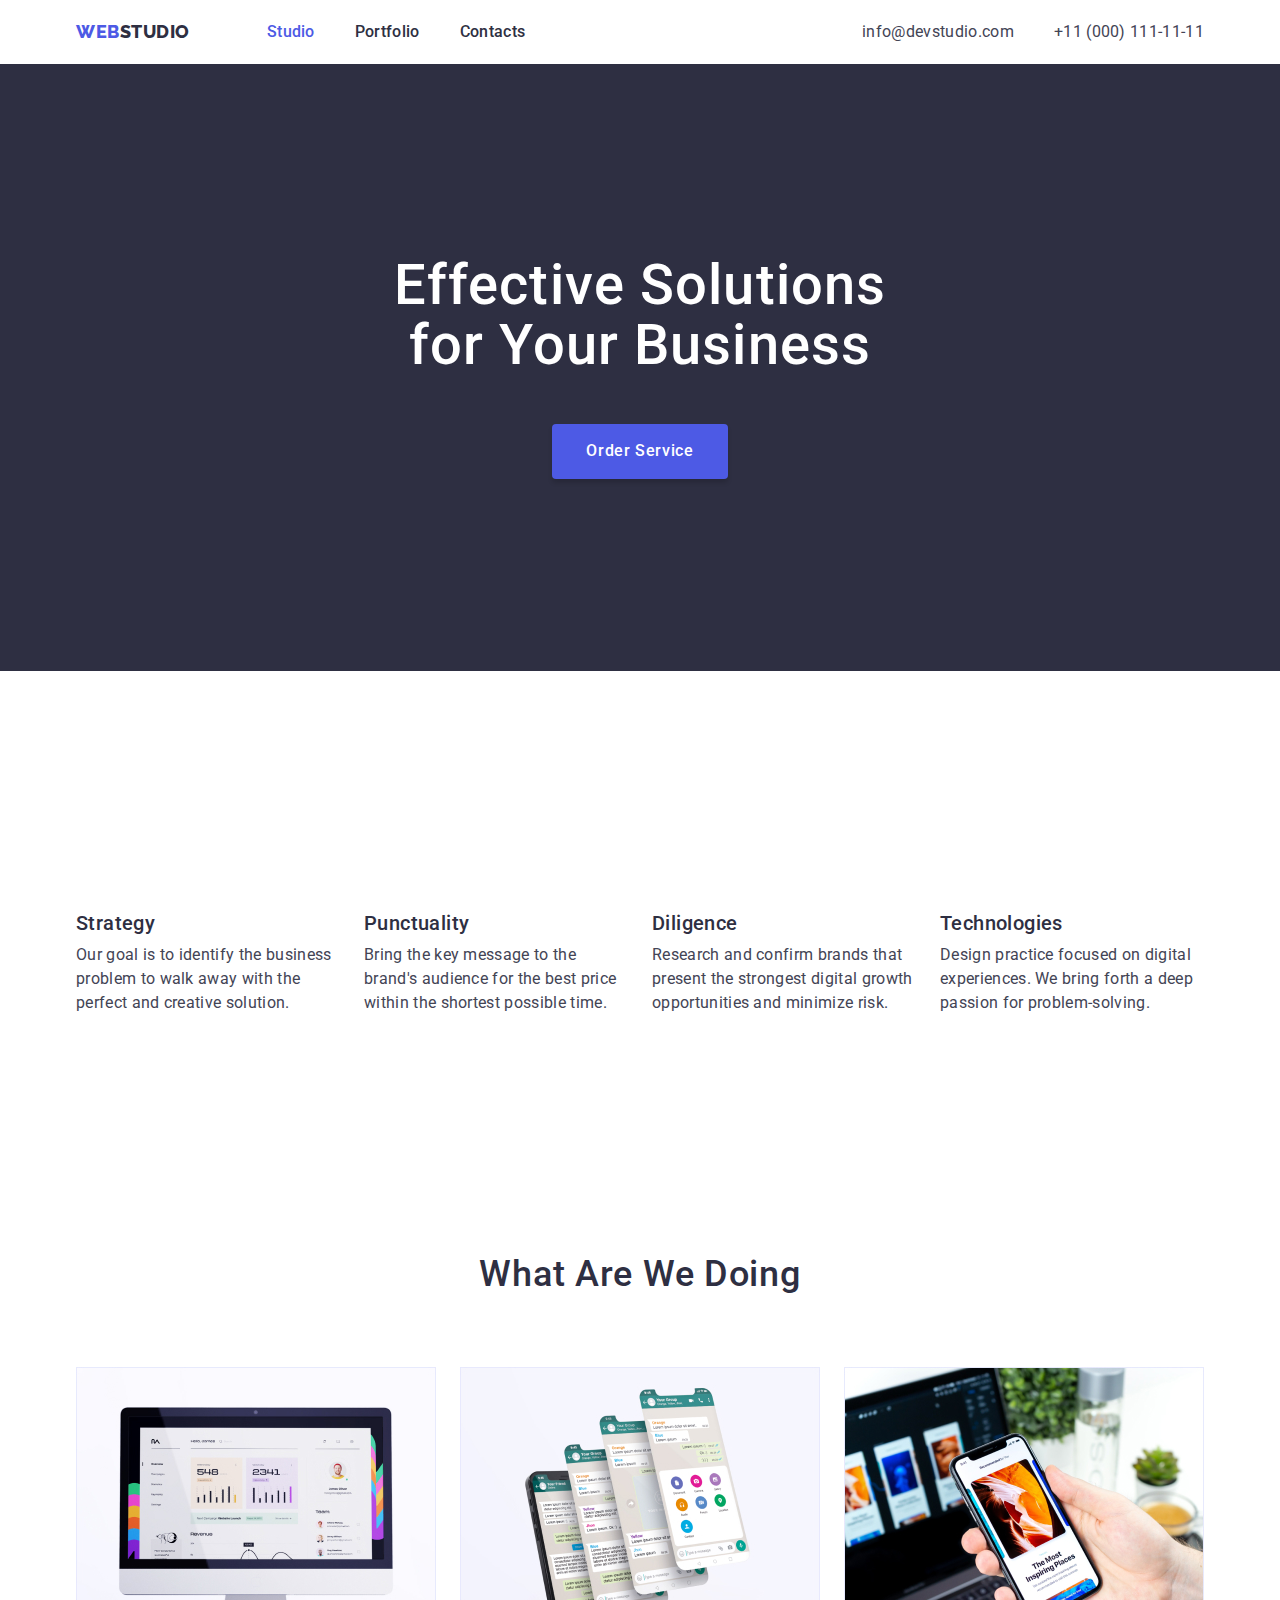
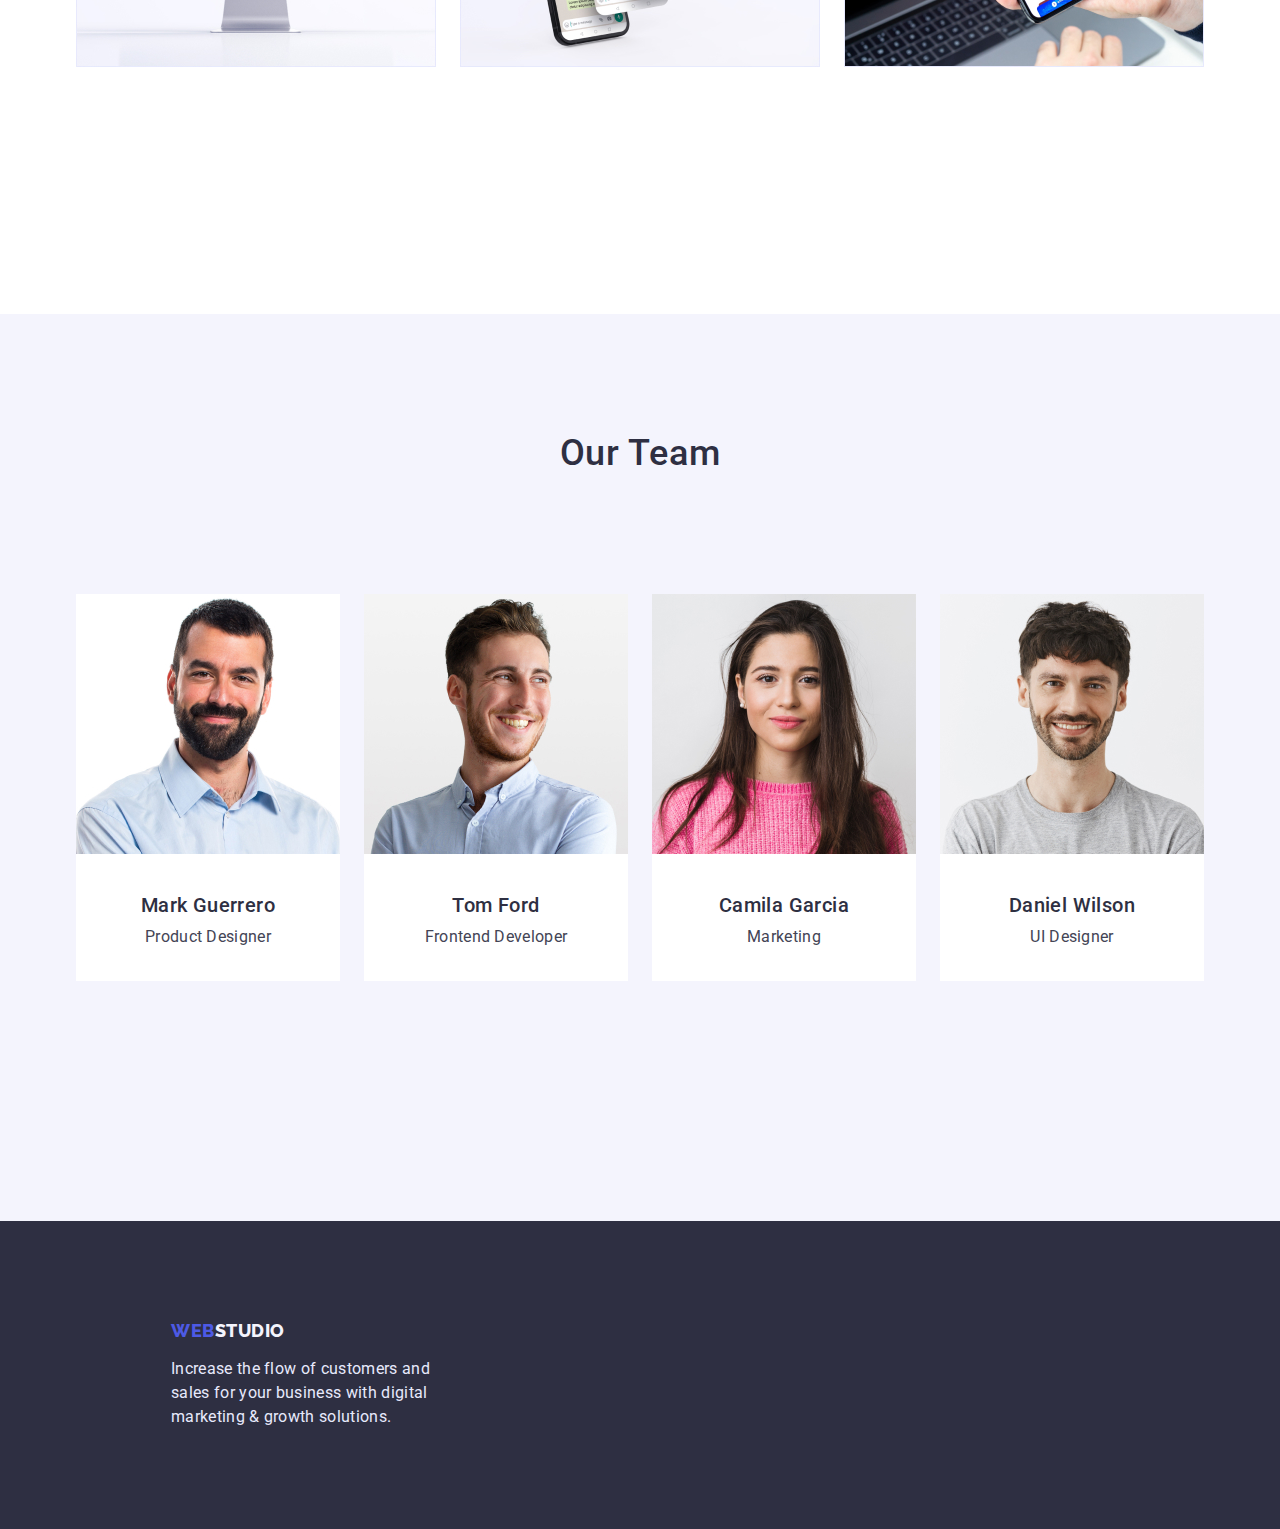
<file: index.html>
<!DOCTYPE html>
<html lang="en">
  <head>
    <meta charset="UTF-8" />
    <meta http-equiv="X-UA-Compatible" content="IE=edge" />
    <meta name="viewport" content="width=device-width, initial-scale=1.0" />
    <link rel="preconnect" href="https://fonts.googleapis.com" />
    <link rel="preconnect" href="https://fonts.gstatic.com" crossorigin />
    <link
      href="https://fonts.googleapis.com/css2?family=Raleway:wght@800&family=Roboto:wght@400;500;700;900&display=swap"
      rel="stylesheet"
    />
    <link
      rel="stylesheet"
      href="https://cdn.jsdelivr.net/npm/modern-normalize@1.1.0/modern-normalize.min.css"
    />
    <link rel="stylesheet" href="./css/styles.css" />
    <title>Module 1 1</title>
  </head>
  <body>
    <header class="page-header">
      <div class="container header-nav">
        <nav class="main-nav">
          <a href="./index.html" class="header-logo"
            ><span class="header-wrap">WEB</span>STUDIO</a
          >
          <ul class="site-nav list">
            <li class="item">
              <a href="./index.html" class="link current">Studio</a>
            </li>
            <li class="item">
              <a href="./portfolio.html" class="link">Portfolio</a>
            </li>
            <li class="item"><a href="/" class="link">Contacts</a></li>
          </ul>
        </nav>

        <ul class="contacts list">
          <li class="item">
            <a href="mailto:info@devstudio.com" class="link"
              >info@devstudio.com</a
            >
          </li>
          <li class="item">
            <a href="tel:+11(000)1111111" class="link">+11 (000) 111-11-11</a>
          </li>
        </ul>
      </div>
    </header>

    <main>
      <section class="hero">
        <h1 class="title">
          Effective Solutions <br />
          for Your Business
        </h1>
        <button type="Order Service" class="button-primary">
          Order Service
        </button>
      </section>

      <section class="feature no-padding">
        <div class="container">
          <h2 class="visually-hidden">Our Features</h2>
          <ul class="feature list">
            <li class="item">
              <h3 class="title">Strategy</h3>
              <p class="text">
                Our goal is to identify the business problem to walk away with
                the perfect and creative solution.
              </p>
            </li>
            <li class="item">
              <h3 class="title">Punctuality</h3>
              <p class="text">
                Bring the key message to the brand's audience for the best price
                within the shortest possible time.
              </p>
            </li>
            <li class="item">
              <h3 class="title">Diligence</h3>
              <p class="text">
                Research and confirm brands that present the strongest digital
                growth opportunities and minimize risk.
              </p>
            </li>
            <li class="item">
              <h3 class="title">Technologies</h3>
              <p class="text">
                Design practice focused on digital experiences. We bring forth a
                deep passion for problem-solving.
              </p>
            </li>
          </ul>
        </div>
      </section>

      <section class="about">
        <div class="container">
          <h2 class="about-title">What are we doing</h2>
          <ul class="about list">
            <li class="item">
              <img
                width="360"
                height="300"
                src="./img/img-1.jpg"
                alt="Photo 1"
              />
            </li>
            <li class="item">
              <img
                width="360"
                height="300"
                src="./img/img-2.jpg"
                alt="Photo 2"
              />
            </li>
            <li class="item">
              <img
                width="360"
                height="300"
                src="./img/img-3.jpg"
                alt="Photo 3"
              />
            </li>
          </ul>
        </div>
      </section>

      <section class="team">
        <div class="container">
          <h2 class="team-title">Our Team</h2>
          <ul class="team list">
            <li class="item">
              <img
                width="264"
                height="260"
                src="./img/img-4.jpg"
                alt="Photo 4"
              />
              <div class="team-info">
              <h3 class="title">Mark Guerrero</h3>
              <p class="text">Product Designer</p>
            </div>
            </li>
            <li class="item">
              <img
                width="264"
                height="260"
                src="./img/img-5.jpg"
                alt="Photo 5"
              />
              <div class="team-info">
              <h3 class="title">Tom Ford</h3>
              <p class="text">Frontend Developer</p>
            </div>
            </li>
            <li class="item">
              <img
                width="264"
                height="260"
                src="./img/img-6.jpg"
                alt="Photo 6"
              />
              <div class="team-info">
              <h3 class="title">Camila Garcia</h3>
              <p class="text">Marketing</p>
            </div>
            </li>
            <li class="item">
              <img
                width="264"
                height="260"
                src="./img/img-7.jpg"
                alt="Photo 7"
              />
              <div class="team-info">
              <h3 class="title">Daniel Wilson</h3>
              <p class="text">UI Designer</p>
            </div>
            </li>
          </ul>
        </div>
      </section>
    </main>

    <footer class="page-footer">
      <div class="container">
      <a href="/" class="footer-logo"
        ><span class="footer-wrap">WEB</span>STUDIO</a
      >
      <p class="footer-text">
        Increase the flow of customers and sales for your business with digital
        marketing & growth solutions.
      </p>
    </div>
    </footer>
  </body>
</html>
</file>
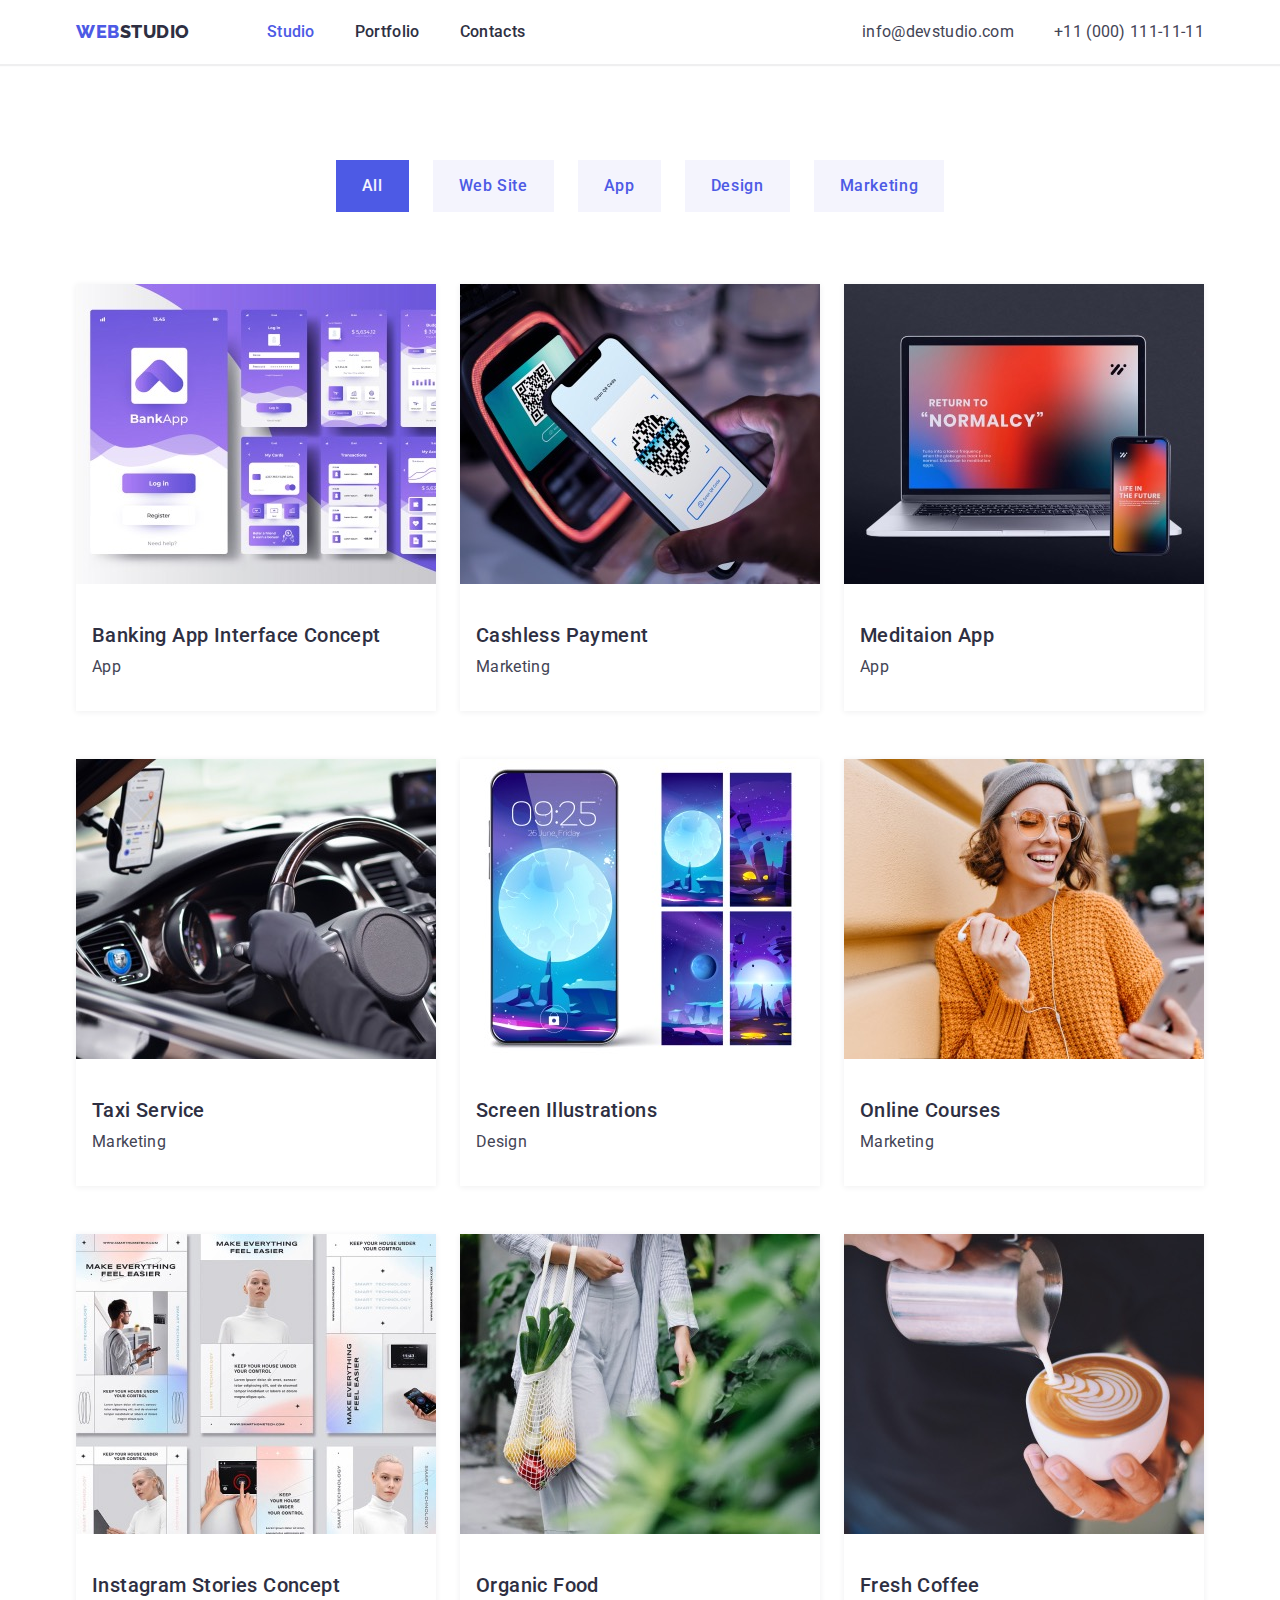
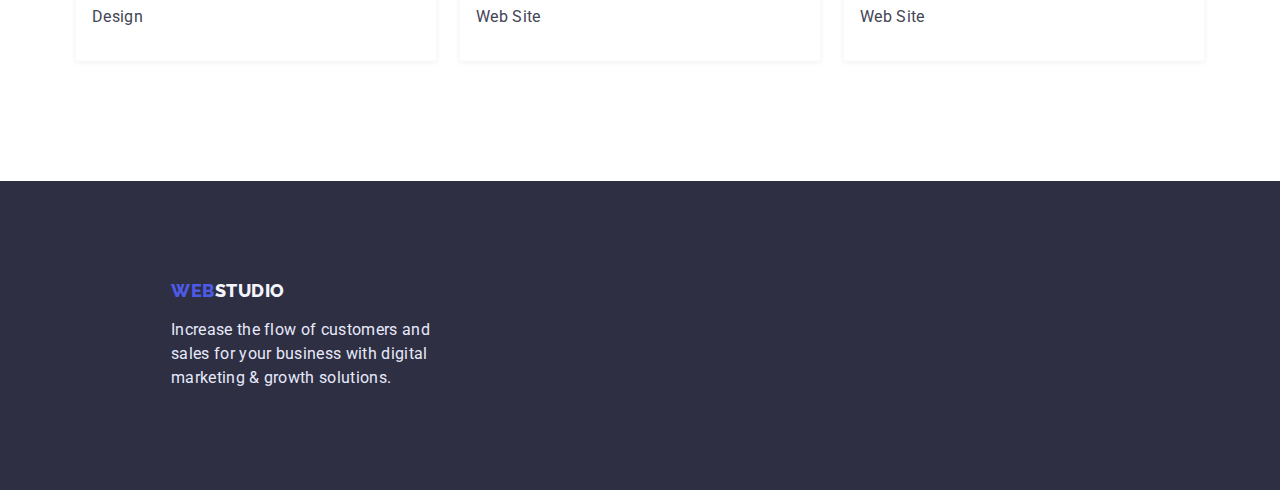
<file: portfolio.html>
<!DOCTYPE html>
<html lang="en">
  <head>
    <meta charset="UTF-8" />
    <meta http-equiv="X-UA-Compatible" content="IE=edge" />
    <meta name="viewport" content="width=device-width, initial-scale=1.0" />
    <link rel="preconnect" href="https://fonts.googleapis.com" />
    <link rel="preconnect" href="https://fonts.gstatic.com" crossorigin />
    <link
      href="https://fonts.googleapis.com/css2?family=Raleway:wght@800&family=Roboto:wght@400;500;700;900&display=swap"
      rel="stylesheet"
    />
    <link rel="stylesheet" href="https://cdn.jsdelivr.net/npm/modern-normalize@1.1.0/modern-normalize.min.css">
    <link rel="stylesheet" href="./css/styles.css" />
    <title>Portfolio</title>
  </head>
  <body>
    <header class="page-header">
      <div class="container header-nav">
      <nav class="main-nav">
        <a href="./index.html" class="header-logo"
          ><span class="header-wrap">WEB</span>STUDIO</a>
        <ul class="site-nav list">
          <li class="item"><a href="./index.html" class="link current">Studio</a></li>
          <li class="item"><a href="./portfolio.html" class="link">Portfolio</a></li>
          <li class="item"><a href="/" class="link">Contacts</a></li>
        </ul>
      </nav>
  
      <ul class="contacts list">
        <li class="item">
          <a href="mailto:info@devstudio.com" class="link"
            >info@devstudio.com</a
          >
        </li>
        <li class="item">
          <a href="tel:+11(000)1111111" class="link">+11 (000) 111-11-11</a>
        </li>
      </ul>
    </div>
    </header>
    <main>
      <section class="site-portfolio">
        <div class="container">
        <h1 class="visually-hidden">Portfolio</h1>
        <ul class="filter list">
          <li class="item"><button type="button" class="button-current">All</button></li>
          <li class="item"><button type="button" class="button">Web Site</button></li>
          <li class="item"><button type="button" class="button">App</button></li>
          <li class="item"><button type="button" class="button">Design</button></li>
          <li class="item"><button type="button" class="button">Marketing</button></li>
        </ul>
        <ul class="portfolio list">
          <li class="item">
            <a class="portfolio-link" href="">
              <img src="./img/porfolio-1.jpg" width="360" alt="banking app" />
              <div class="card-info">
            <h2 class="portfolio-title">Banking App Interface Concept</h3>
            <p class="portfolio-text">App</p>
          </div>
            <!-- <p>
              14 Stylish and User-Friendly App Design Concepts · Task Manager
              App · Calorie Tracker App · Exotic Fruit Ecommerce App · Cloud
              Storage App
            </p> -->
            </a>
          </li>
          <li class="item">
            <a class="portfolio-link" href="">
              <img src="./img/portfolio-2.jpg" width="360" alt="mobile phone" />
              <div class="card-info">
            <h2 class="portfolio-title">Cashless Payment</h3>
            <p class="portfolio-text">Marketing</p>
          </div>
            <!-- <p>
              14 Stylish and User-Friendly App Design Concepts · Task Manager
              App · Calorie Tracker App · Exotic Fruit Ecommerce App · Cloud
              Storage App
            </p> -->
            </a>
          </li>
          <li class="item">
            <a class="portfolio-link" href="">
              <img src="./img/portfolio-3.jpg" width="360" alt="laptop" />
              <div class="card-info">
            <h2 class="portfolio-title">Meditaion App</h3>
            <p class="portfolio-text">App</p>
          </div>
            <!-- <p>
              14 Stylish and User-Friendly App Design Concepts · Task Manager
              App · Calorie Tracker App · Exotic Fruit Ecommerce App · Cloud
              Storage App
            </p> -->
            </a>
          </li>
          <li class="item">
            <a class="portfolio-link" href="">
              <img src="./img/portfolio-4.jpg" width="360" alt="car interior" />
            </a>
            <div class="card-info">
            <h2 class="portfolio-title">Taxi Service</h3>
            <p class="portfolio-text">Marketing</p>
          </div>
            <!-- <p>
              14 Stylish and User-Friendly App Design Concepts · Task Manager
              App · Calorie Tracker App · Exotic Fruit Ecommerce App · Cloud
              Storage App
            </p> -->
          </li>
          <li class="item">
            <a class="portfolio-link" href="">
              <img src="./img/portfolio-5.jpg" width="360" alt="phone wallpapers" />
              <div class="card-info">
              <h2 class="portfolio-title">Screen Illustrations</h3>
            <p class="portfolio-text">Design</p>
          </div>
            <!-- <p>
              14 Stylish and User-Friendly App Design Concepts · Task Manager
              App · Calorie Tracker App · Exotic Fruit Ecommerce App · Cloud
              Storage App
            </p> -->
            </a>
          </li>
          <li class="item">
            <a class="portfolio-link" href="">
              <img src="./img/portfolio-6.jpg" width="360" alt="girl with a phone" />
              <div class="card-info">
              <h2 class="portfolio-title">Online Courses</h3>
            <p class="portfolio-text">Marketing</p>
          </div>
            <!-- <p>
              14 Stylish and User-Friendly App Design Concepts · Task Manager
              App · Calorie Tracker App · Exotic Fruit Ecommerce App · Cloud
              Storage App
            </p> -->
            </a>
          </li>
          <li class="item">
            <a class="portfolio-link" href="">
              <img src="./img/portfolio-7.jpg" width="360" alt="insta layouts" />
              <div class="card-info">
              <h2 class="portfolio-title">Instagram Stories Concept</h3>
            <p class="portfolio-text">Design</p>
          </div>
            <!-- <p>
              14 Stylish and User-Friendly App Design Concepts · Task Manager
              App · Calorie Tracker App · Exotic Fruit Ecommerce App · Cloud
              Storage App
            </p> -->
            </a>
          </li>
          <li class="item">
            <a class="portfolio-link" href="">
              <img src="./img/portfolio-8.jpg" width="360" alt="grocery bag" />
              <div class="card-info">
              <h2 class="portfolio-title">Organic Food</h3>
            <p class="portfolio-text">Web Site</p>
          </div>
            <!-- <p>
              14 Stylish and User-Friendly App Design Concepts · Task Manager
              App · Calorie Tracker App · Exotic Fruit Ecommerce App · Cloud
              Storage App
            </p> -->
            </a>
          </li>
          <li class="item">
            <a class="portfolio-link" href="">
              <img src="./img/portfolio-9.jpg" width="360" alt="cappuccino" />
              <div class="card-info">
              <h2 class="portfolio-title">Fresh Coffee</h3>
            <p class="portfolio-text">Web Site</p>
          </div>
            <!-- <p>
              14 Stylish and User-Friendly App Design Concepts · Task Manager
              App · Calorie Tracker App · Exotic Fruit Ecommerce App · Cloud
              Storage App
            </p> -->
            </a>
          </li>
        </ul>
      </div>
      </section>
    </main>


    <footer class="page-footer">
      <div class="container">
      <a href="/" class="footer-logo"
        ><span class="footer-wrap">WEB</span>STUDIO</a
      >
      <p class="footer-text">
        Increase the flow of customers and sales for your business with digital
        marketing & growth solutions.
      </p>
    </div>
    </footer>
  </body>
</html>
</file>
<file: css/styles.css>
:root {
  --primary-text-color: #434455;
  --title-text-color: #2e2f42;
  --accent-color: #e7e9fc;
  --primary-brand-color: #4d5ae5;
  --secondary-bg-color: #f4f4fd;
  --primary-white-color: #ffffff;
  --messages-color: #31d0aa;
  --subtle-text-color: #8e8f99;
}

html {
  box-sizing: border-box;
}

*,
*::before *::after {
  box-sizing: inherit;
}

body {
  font-family: "Roboto", sans-serif;
  font-size: 16px;
  line-height: 1.5;
  letter-spacing: 0.02em;
  color: var(--primary-text-color);
  background-color: var(--primary-white-color);
}

h1,
h2,
h3,
p,
ul {
  margin: 0;
  padding: 0;
}

.img {
  display: block;
  max-width: 100%;
  height: auto;
}

.visually-hidden {
  position: absolute;
  width: 1px;
  height: 1px;
  margin: -1px;
  border: 0;
  padding: 0;

  white-space: nowrap;
  clip-path: inset(100%);
  clip: rect(0 0 0 0);
  overflow: hidden;
}

.container {
  width: 1158px;
  padding: 0 15px;
  margin: 0 auto;
}

.list {
  list-style: none;
  margin: 0;
  padding: 0;
}

/* ___Header___ */

.page-header {
  box-shadow: 0px 1px 6px 0px rgba(46, 47, 66, 0.08);
  box-shadow: 0px 1px 1px 0px rgba(46, 47, 66, 0.16);
  box-shadow: 0px 2px 1px 0px rgba(46, 47, 66, 0.08);
}

.main-nav,
.header-nav {
  display: flex;
  align-items: center;
}

.header-logo {
  color: var(--title-text-color);
  font-family: "Raleway", sans-serif;
  font-weight: 800;
  font-size: 18px;
  line-height: 1.33;
  letter-spacing: 0.03em;
  text-decoration: none;
}

.header-wrap {
  color: var(--primary-brand-color);
}

.site-nav {
  display: flex;
  margin-left: 77px;
}

.site-nav .item {
  margin-right: 40px;
}

.site-nav .item:last-child {
  margin-right: 0px;
}

.site-nav .link {
  display: block;
  padding-top: 20px;
  padding-bottom: 20px;
  color: var(--title-text-color);
  font-weight: 500;
  font-size: 16px;
  line-height: 1.5;
  letter-spacing: 0.02em;
  text-decoration: none;
}

.site-nav .link:hover,
.site-nav .link:focus {
  color: var(--primary-text-color);
}
.site-nav .link:active {
  color: var(--primary-brand-color);
}

.site-nav .link.current {
  color: var(--primary-brand-color);
}

.contacts {
  display: flex;
  margin-left: auto;
}

.contacts .item + .item {
  margin-left: 40px;
}

.contacts .link {
  font-style: normal;
  color: var(--primary-text-color);
  font-size: 16px;
  line-height: 1.5;
  letter-spacing: 0.02em;
  text-decoration: none;
}

.contacts .list .link {
  display: block;
  padding-top: 20px;
  padding-bottom: 20px;
}

.contacts .link:hover,
.contacts .link:focus {
  color: var(--primary-brand-color);
}

/* Герой */

.hero {
  background-color: var(--title-text-color);
  text-align: center;
  padding-top: 192px;
  padding-bottom: 192px;
}

.hero .title {
  color: var(--primary-white-color);
  font-family: "Roboto";
  font-weight: 500;
  font-size: 56px;
  line-height: 1.07;
  letter-spacing: 0.02em;
  margin-bottom: 48px;
}

.hero .button-primary {
  min-width: 170px;
  padding: 16px 32px;
  margin: 0 auto;
  font-family: inherit;
  font-weight: 500;
  font-size: 16px;
  line-height: 1.18;
  letter-spacing: 0.04em;
  display: block;
  color: var(--primary-white-color);
  background-color: var(--primary-brand-color);
  box-shadow: 0px 4px 4px rgba(0, 0, 0, 0.15);
  cursor: pointer;
  border-color: transparent;
  border-radius: 4px;
}

.hero .button-primary:active {
  background-color: #404bbf;
}

/* OUR FEATURES */



.feature {
  padding-top: 120px;
  padding-bottom: 120px;
  margin-top: 0;
  display: flex;
  margin-left: auto;
  align-items: center;
}

.feature .list .title {
  margin-bottom: 8px;
  color: var(--title-text-color);
  font-weight: 500;
  font-size: 20px;
  line-height: 1.2;
  letter-spacing: 0.02em;
}

.feature .list .text {
  color: var(--primary-text-color);
  font-size: 16px;
  line-height: 1.5;
  letter-spacing: 0.02em;
}

.feature .list .item {
  margin-right: 24px;
  width: 264px;
}

.feature .list .item:last-child {
  margin-right: 0px;
}

/* ____ABOUT US____ */

.about {
  display: flex;
  margin-left: auto;
  margin-bottom: 120px;
}

.about-title {
  margin-top: 0;
  color: var(--title-text-color);
  font-weight: 500;
  font-size: 36px;
  line-height: 1.11;
  letter-spacing: 0.02em;
  text-transform: capitalize;
  text-align: center;
}

.about .list {
  margin-top: 72px;
}

.about .list .item {
  margin-right: 24px;
}

.about .list .item:last-child {
  margin-right: 0px;
}

/* ___OUR TEAM___ */

.team {
  padding-top: 120px;
  padding-bottom: 120px;
  background-color: var(--secondary-bg-color);
  display: flex;
  margin-left: auto;
  text-align: center;
}

.team-title {
  text-align: center;
  font-weight: 500;
  font-size: 36px;
  line-height: 1.11;
  letter-spacing: 0.02em;
  text-transform: capitalize;
  color: var(--title-text-color);
}
.team-info {
  padding: 32px 16px;
}

.team .list .title {
  margin-bottom: 8px;
  font-weight: 500;
  font-size: 20px;
  line-height: 1.2;
  letter-spacing: 0.02em;
  color: var(--title-text-color);
}

.team .list .text {
  font-size: 16px;
  line-height: 1.5;
  letter-spacing: 0.02em;
}

.team .list .item {
  margin-right: 24px;
  background-color: var(--primary-white-color);
}

.team .list .item:last-child {
  margin-right: 0px;
}

/* СТИЛІ ДЛЯ ПОРТФОЛІО */

/* Кнопки */

.button {
  padding: 12px 24px;
  text-align: center;
  color: var(--primary-brand-color);
  background-color: var(--secondary-bg-color);
  font-family: "Roboto";
  font-weight: 500;
  font-size: 16px;
  line-height: 1.5;
  display: flex;
  align-items: center;
  text-align: center;
  letter-spacing: 0.04em;
  cursor: pointer;
  border-color: transparent;
}

.button:hover,
.button:focus {
  color: var(--secondary-bg-color);
  background-color: var(--primary-brand-color);
}

.button-current {
  padding: 12px 24px;
  color: var(--secondary-bg-color);
  background-color: var(--primary-brand-color);
  font-family: "Roboto";
  font-weight: 500;
  font-size: 16px;
  line-height: 1.5;
  display: flex;
  align-items: center;
  text-align: center;
  letter-spacing: 0.04em;
  cursor: pointer;
  border-color: transparent;
}

/* ___FILTERS___ */

.site-portfolio {
  margin-top: 96px;
  margin-bottom: 120px;
}

.filter {
  display: flex;
  justify-content: center;
}

.filter .item {
  margin-right: 24px;
}
.filter .item:last-child {
  margin-right: 0px;
}

/* Список проектів */

.portfolio {
  display: flex;
  flex-wrap: wrap;
  row-gap: 48px;
  column-gap: 24px;
  margin-top: 72px;
  margin-bottom: 120px;
}

.portfolio .item {
  box-shadow: 0px 1px 6px rgba(46, 47, 66, 0.08);
  overflow: hidden;
}

.portfolio-link {
  text-decoration: none;
}

.portfolio-title {
  margin-bottom: 8px;
  color: var(--title-text-color);
  font-weight: 500;
  font-size: 20px;
  line-height: 1.2;
  letter-spacing: 0.02em;
}

.portfolio-text {
  color: var(--primary-text-color);
  font-size: 16px;
  line-height: 1.5;
  letter-spacing: 0.02em;
}

.card-info {
  margin-top: 32px;
  margin-bottom: 32px;
  margin-left: 16px;
  list-style: none;
}

/* FOOTER */

.page-footer {
  padding-top: 100px;
  padding-bottom: 100px;
  padding-left: 156px;
  padding-right: auto;
  background-color: var(--title-text-color);
}

.footer-logo {
  margin-bottom: 16px;
  color: var(--secondary-bg-color);
  font-family: "Raleway";
  font-weight: 800;
  font-size: 18px;
  line-height: 1.16;
  display: flex;
  align-items: center;
  letter-spacing: 0.03em;
  text-transform: uppercase;
  text-decoration: none;
}

.footer-wrap {
  color: var(--primary-brand-color);
}

.footer-text {
  width: 264px;
  color: var(--accent-color);
  font-family: "Roboto";
  font-size: 16px;
  line-height: 1.5;
  letter-spacing: 0.02em;
}
</file>
